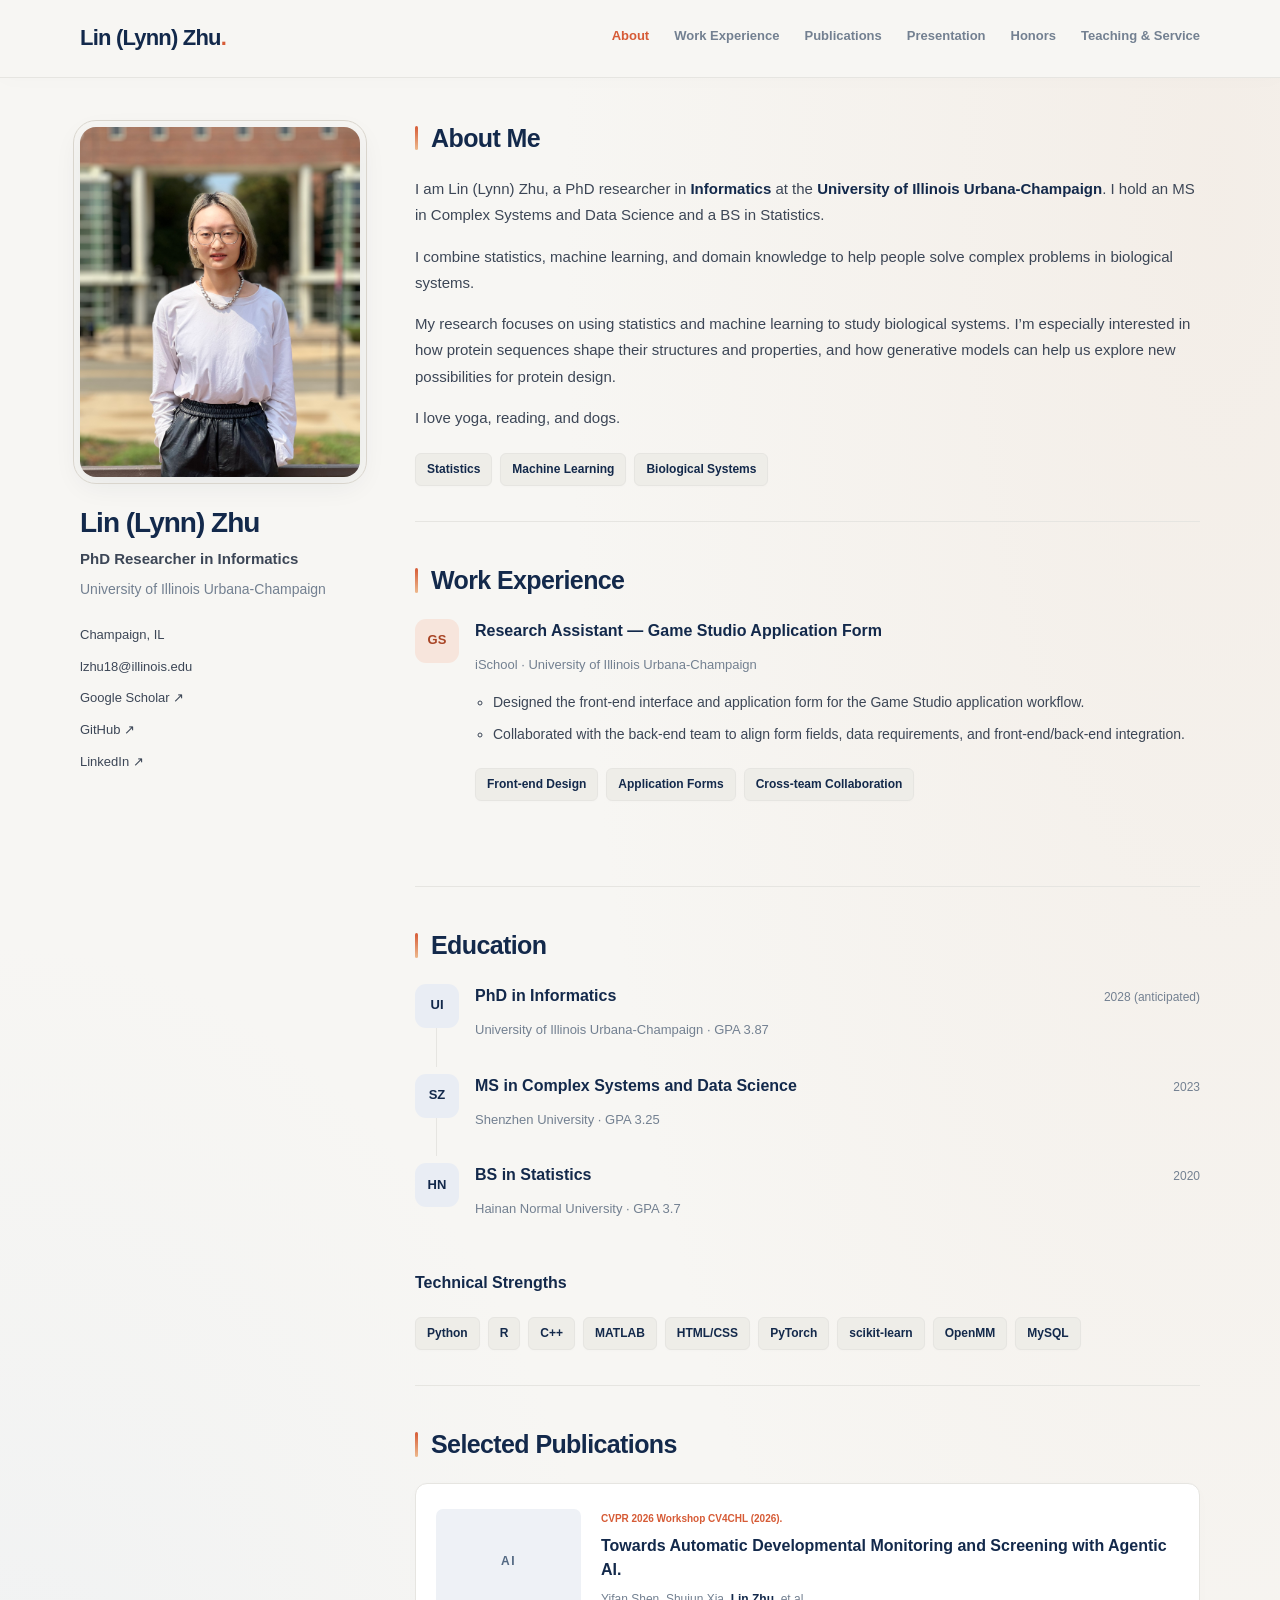
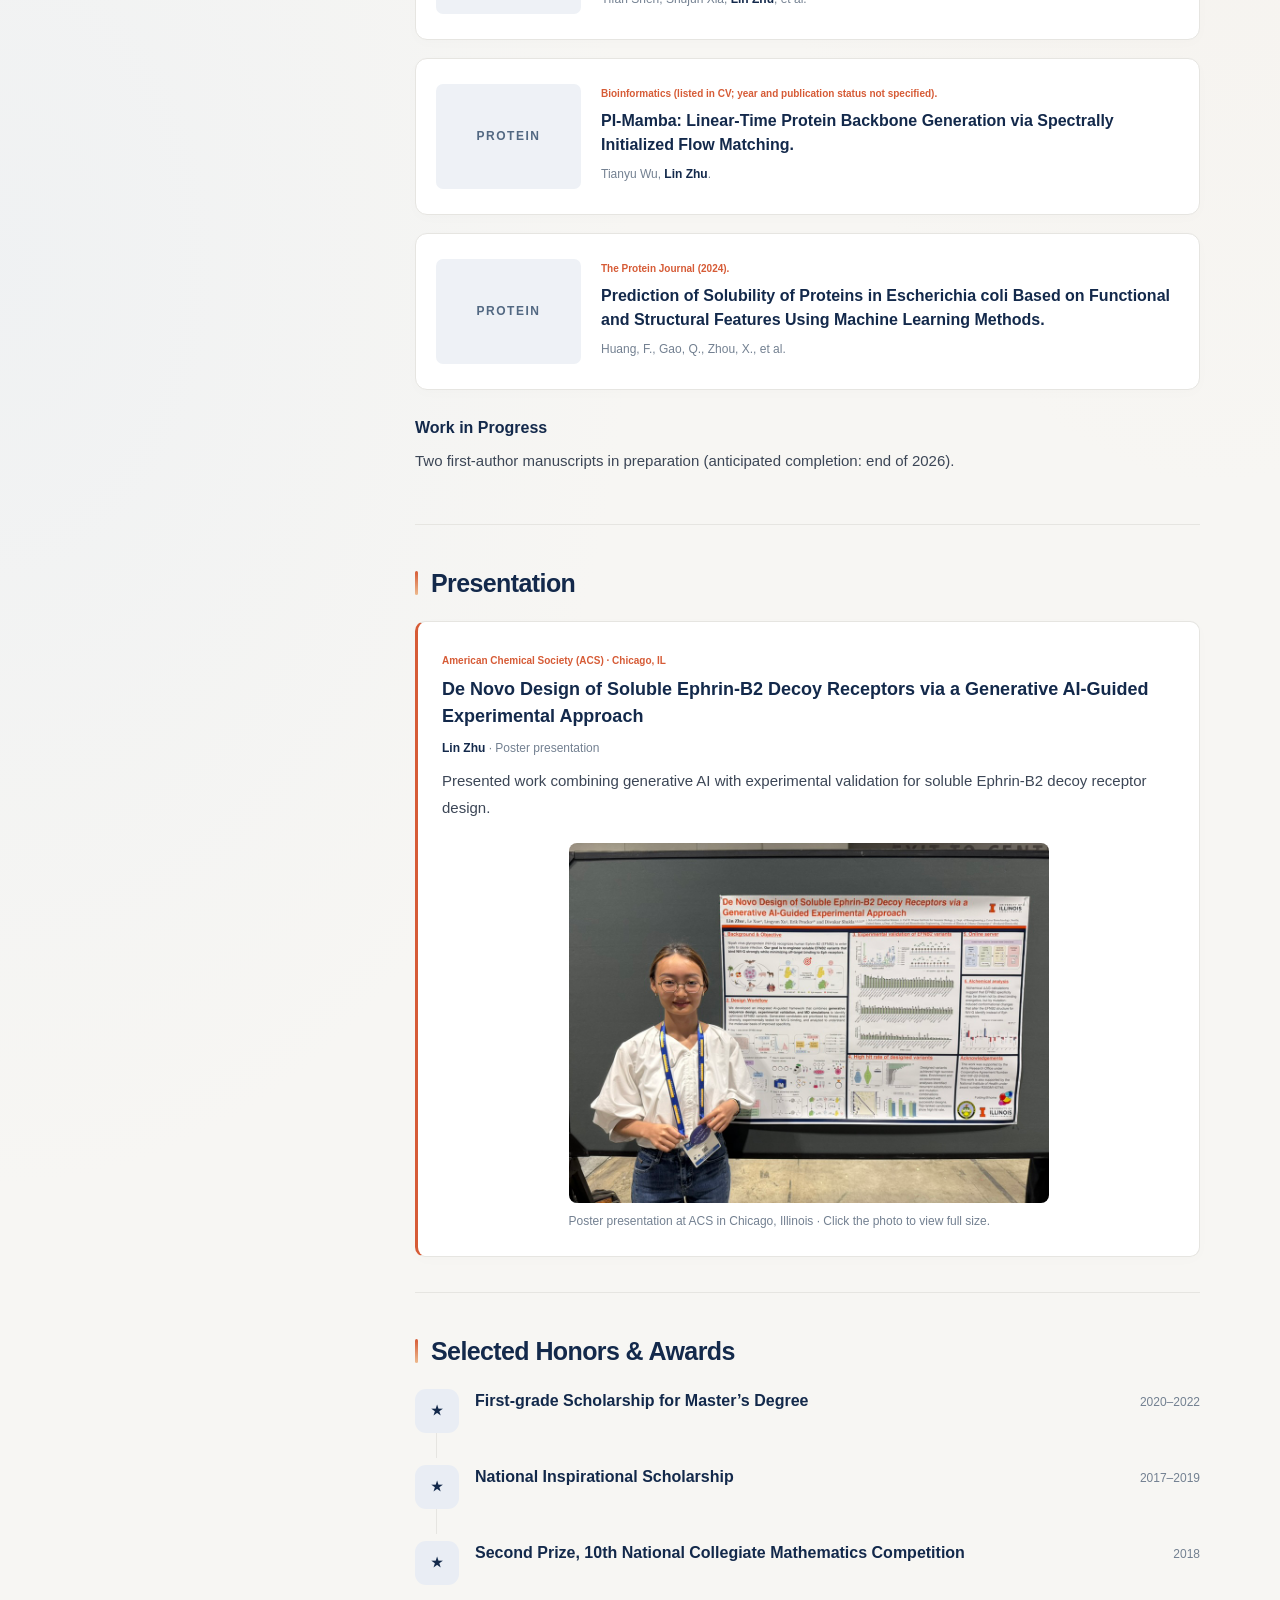
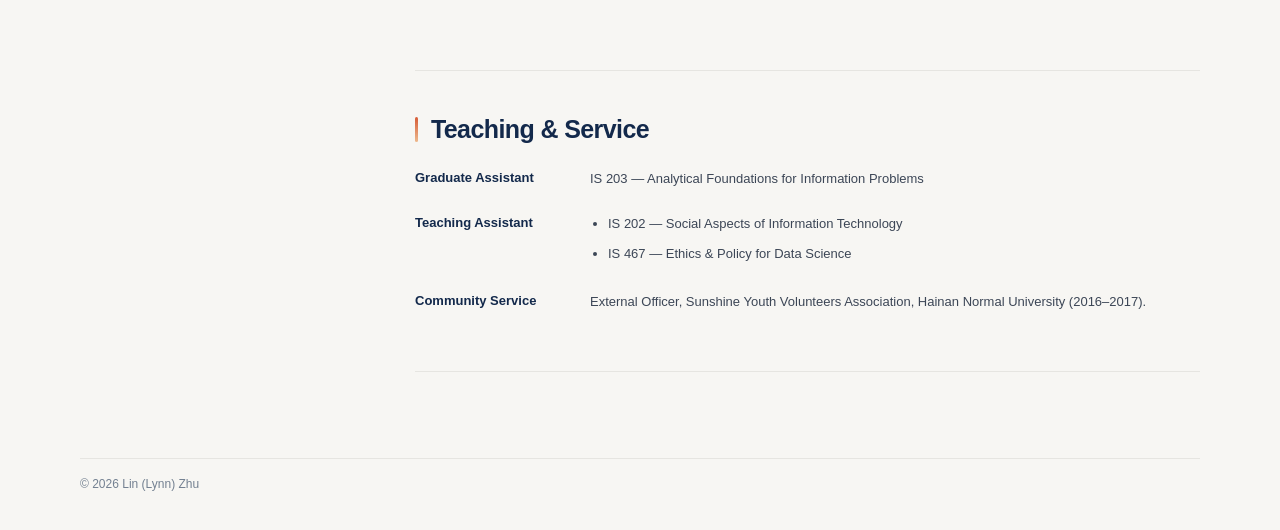
<file: index.html>
<!doctype html><html lang="en"><head><meta charset="utf-8"><meta name="viewport" content="width=device-width, initial-scale=1"><title>Lin (Lynn) Zhu</title><meta name="description" content="Lin (Lynn) Zhu — PhD researcher in Informatics at UIUC. I combine statistics, machine learning, and domain knowledge to help people solve complex problems in biological systems."><link rel="canonical" href="https://lyn-666.github.io/"><meta name="theme-color" content="#f7f6f3"><link rel="stylesheet" href="static/style.css"></head><body>
<a class="skip-link" href="#about">Skip to content</a>
<header class="nav"><div class="nav-inner"><a class="brand" href="#about">Lin (Lynn) Zhu<span>.</span></a><nav aria-label="Sections"><ul class="nav-links"><li><a href="#about">About</a></li><li><a href="#experience">Work Experience</a></li><li><a href="#publications">Publications</a></li><li><a href="#presentations">Presentation</a></li><li><a href="#honors">Honors</a></li><li><a href="#service">Teaching & Service</a></li></ul></nav></div></header><div class="layout"><aside class="profile"><img class="avatar" src="static/images/selfpic.jpg?v=20261118" alt="Photo of Lin (Lynn) Zhu"><h1>Lin (Lynn) Zhu</h1><p class="role">PhD Researcher in Informatics</p><p class="affil">University of Illinois Urbana-Champaign</p><ul class="contact"><li>Champaign, IL</li><li><a href="mailto:lzhu18@illinois.edu">lzhu18@illinois.edu</a></li><li><a href="https://scholar.google.com/citations?user=OHUmhqQAAAAJ&amp;hl=en">Google Scholar ↗</a></li><li><a href="https://github.com/Lyn-666">GitHub ↗</a></li><li><a href="https://www.linkedin.com/in/lin-zhu-431a80212">LinkedIn ↗</a></li></ul></aside><main>
<section class="section" id="about"><h2>About Me</h2><div class="prose"><p>I am Lin (Lynn) Zhu, a PhD researcher in <strong>Informatics</strong> at the <strong>University of Illinois Urbana-Champaign</strong>. I hold an MS in Complex Systems and Data Science and a BS in Statistics.</p><p>I combine statistics, machine learning, and domain knowledge to help people solve complex problems in biological systems.</p><p>My research focuses on using statistics and machine learning to study biological systems. I’m especially interested in how protein sequences shape their structures and properties, and how generative models can help us explore new possibilities for protein design.</p><p>I love yoga, reading, and dogs.</p></div><div class="chips" aria-label="Research interests"><span class="chip">Statistics</span><span class="chip">Machine Learning</span><span class="chip">Biological Systems</span></div></section><section class="section" id="experience"><h2>Work Experience</h2><ol class="timeline"><li class="tl-item"><span class="tl-logo studio" aria-hidden="true">GS</span><div><div class="tl-head"><h3>Research Assistant — Game Studio Application Form</h3></div><p class="tl-org">iSchool · University of Illinois Urbana-Champaign</p><ul class="tl-points"><li>Designed the front-end interface and application form for the Game Studio application workflow.</li><li>Collaborated with the back-end team to align form fields, data requirements, and front-end/back-end integration.</li></ul><div class="chips"><span class="chip">Front-end Design</span><span class="chip">Application Forms</span><span class="chip">Cross-team Collaboration</span></div></div></li></ol></section><section class="section" id="education"><h2>Education</h2><ol class="timeline"><li class="tl-item"><span class="tl-logo" aria-hidden="true">UI</span><div><div class="tl-head"><h3>PhD in Informatics</h3><span class="tl-date">2028 (anticipated)</span></div><p class="tl-org">University of Illinois Urbana-Champaign · GPA 3.87</p></div></li><li class="tl-item"><span class="tl-logo" aria-hidden="true">SZ</span><div><div class="tl-head"><h3>MS in Complex Systems and Data Science</h3><span class="tl-date">2023</span></div><p class="tl-org">Shenzhen University · GPA 3.25</p></div></li><li class="tl-item"><span class="tl-logo" aria-hidden="true">HN</span><div><div class="tl-head"><h3>BS in Statistics</h3><span class="tl-date">2020</span></div><p class="tl-org">Hainan Normal University · GPA 3.7</p></div></li></ol><h3>Technical Strengths</h3><div class="chips"><span class="chip">Python</span><span class="chip">R</span><span class="chip">C++</span><span class="chip">MATLAB</span><span class="chip">HTML/CSS</span><span class="chip">PyTorch</span><span class="chip">scikit-learn</span><span class="chip">OpenMM</span><span class="chip">MySQL</span></div></section><section class="section" id="publications"><h2>Selected Publications</h2><div class="pub-list"><article class="pub"><div class="pub-thumb text-thumb" aria-hidden="true">AI</div><div class="pub-body"><span class="venue">CVPR 2026 Workshop CV4CHL (2026).</span><h3 class="pub-title">Towards Automatic Developmental Monitoring and Screening with Agentic AI.</h3><p class="authors">Yifan Shen, Shujun Xia, <span class="me">Lin Zhu</span>, et al.</p></div></article><article class="pub"><div class="pub-thumb text-thumb" aria-hidden="true">PROTEIN</div><div class="pub-body"><span class="venue">Bioinformatics (listed in CV; year and publication status not specified).</span><h3 class="pub-title">PI-Mamba: Linear-Time Protein Backbone Generation via Spectrally Initialized Flow Matching.</h3><p class="authors">Tianyu Wu, <span class="me">Lin Zhu</span>.</p></div></article><article class="pub"><div class="pub-thumb text-thumb" aria-hidden="true">PROTEIN</div><div class="pub-body"><span class="venue">The Protein Journal (2024).</span><h3 class="pub-title">Prediction of Solubility of Proteins in Escherichia coli Based on Functional and Structural Features Using Machine Learning Methods.</h3><p class="authors">Huang, F., Gao, Q., Zhou, X., et al.</p></div></article></div><h3>Work in Progress</h3><p>Two first-author manuscripts in preparation (anticipated completion: end of 2026).</p></section><section class="section" id="presentations"><h2>Presentation</h2><article class="poster-card"><span class="venue">American Chemical Society (ACS) · Chicago, IL</span><h3>De Novo Design of Soluble Ephrin-B2 Decoy Receptors via a Generative AI-Guided Experimental Approach</h3><p class="authors"><span class="me">Lin Zhu</span> · Poster presentation</p><p>Presented work combining generative AI with experimental validation for soluble Ephrin-B2 decoy receptor design.</p><figure class="poster-photo"><a href="static/images/acs-poster.jpg" target="_blank" rel="noopener" aria-label="View full-size ACS poster presentation photo"><img src="static/images/acs-poster.jpg" alt="Lin Zhu presenting the Ephrin-B2 decoy receptor design poster at ACS" loading="lazy" width="1024" height="768"></a><figcaption>Poster presentation at ACS in Chicago, Illinois · Click the photo to view full size.</figcaption></figure></article></section><section class="section" id="honors"><h2>Selected Honors &amp; Awards</h2><ol class="timeline"><li class="tl-item"><span class="tl-logo" aria-hidden="true">★</span><div><div class="tl-head"><h3>First-grade Scholarship for Master’s Degree</h3><span class="tl-date">2020–2022</span></div><p class="tl-org"></p></div></li><li class="tl-item"><span class="tl-logo" aria-hidden="true">★</span><div><div class="tl-head"><h3>National Inspirational Scholarship</h3><span class="tl-date">2017–2019</span></div><p class="tl-org"></p></div></li><li class="tl-item"><span class="tl-logo" aria-hidden="true">★</span><div><div class="tl-head"><h3>Second Prize, 10th National Collegiate Mathematics Competition</h3><span class="tl-date">2018</span></div><p class="tl-org"></p></div></li></ol></section><section class="section" id="service"><h2>Teaching &amp; Service</h2><div class="service-row"><h3>Graduate Assistant</h3><p>IS 203 — Analytical Foundations for Information Problems</p></div><div class="service-row"><h3>Teaching Assistant</h3><ul><li>IS 202 — Social Aspects of Information Technology</li><li>IS 467 — Ethics &amp; Policy for Data Science</li></ul></div><div class="service-row"><h3>Community Service</h3><p>External Officer, Sunshine Youth Volunteers Association, Hainan Normal University (2016–2017).</p></div></section></main></div><footer class="footer">© <span id="year"></span> Lin (Lynn) Zhu</footer><script defer src="static/nav.js"></script></body></html>
</file>
<file: static/style.css>
:root{--bg:#f7f6f3;--card:#fff;--ink:#13294b;--text:#3c4656;--muted:#738091;--accent:#d65b36;--border:#e6e5e1}*{box-sizing:border-box}html{scroll-behavior:smooth;scroll-padding-top:100px}body{margin:0;background:var(--bg);color:var(--text);font:15px/1.75 Inter,-apple-system,BlinkMacSystemFont,"Segoe UI",sans-serif}a{color:var(--accent);text-decoration:none}a:hover{text-decoration:underline}a:focus-visible{outline:3px solid var(--accent);outline-offset:5px}.nav{position:sticky;top:0;background:var(--bg);border-bottom:1px solid var(--border);z-index:10}.nav-inner{max-width:1180px;margin:auto;padding:19px 30px;display:flex;align-items:center;justify-content:space-between;gap:24px}.brand{font-size:22px;font-weight:800;color:var(--ink);letter-spacing:-.8px}.brand span{color:var(--accent)}.nav-links{display:flex;gap:25px;list-style:none;margin:0;padding:0}.nav-links a{color:var(--muted);font-weight:600;font-size:13px}.nav-links a.active,.nav-links a:hover{color:var(--accent)}.layout{max-width:1180px;margin:44px auto;padding:0 30px;display:grid;grid-template-columns:290px minmax(0,1fr);gap:45px}.profile{position:sticky;top:110px;align-self:start}.avatar{width:280px;height:350px;object-fit:cover;border-radius:16px;box-shadow:0 8px 28px #13294b12}.profile h1{font-size:28px;color:var(--ink);letter-spacing:-1px;margin:20px 0 5px;line-height:1.3}.role{font-weight:600;margin:0 0 5px}.affil{font-size:14px;color:var(--muted);margin:0 0 22px}.contact{list-style:none;padding:0;font-size:13px}.contact li{margin:9px 0}.contact a{color:var(--text)}main{min-width:0}.section{margin-bottom:42px;padding-bottom:35px;border-bottom:1px solid var(--border)}h2{color:var(--ink);font-size:25px;letter-spacing:-.6px;margin:0 0 22px;line-height:1.3}h3{color:var(--ink);font-size:16px;line-height:1.5;margin:0 0 8px}p{margin:0 0 15px}strong{color:var(--ink);font-weight:650}.chips{display:flex;flex-wrap:wrap;gap:8px;margin-top:22px}.chip{font-size:12px;font-weight:600;padding:5px 11px;background:#eeede8;border:1px solid var(--border);border-radius:6px;color:var(--ink)}.timeline{list-style:none;margin:0 0 25px;padding:0}.tl-item{display:grid;grid-template-columns:44px minmax(0,1fr);gap:16px;padding:0 0 25px;position:relative}.tl-item:not(:last-child):before{content:"";position:absolute;width:1px;background:var(--border);left:21px;top:44px;bottom:0}.tl-logo{display:grid;place-items:center;width:44px;height:44px;border-radius:11px;background:#e9edf4;color:var(--ink);font-size:13px;font-weight:800}.tl-head{display:flex;justify-content:space-between;gap:14px;align-items:baseline}.tl-date{white-space:nowrap;font-size:12px;color:var(--muted)}.tl-org{font-size:13px;color:var(--muted);margin:3px 0 0}.pub-list{display:grid;gap:18px;margin-bottom:26px}.pub{display:grid;grid-template-columns:145px minmax(0,1fr);gap:20px;padding:20px;background:var(--card);border:1px solid var(--border);border-radius:12px}.pub-thumb{align-self:center;overflow:hidden;border-radius:7px}.pub-thumb img{display:block;width:100%;height:105px;object-fit:contain;background:#fff}.text-thumb{height:105px;background:#eef1f6;color:#526882;display:grid;place-items:center;font-size:12px;font-weight:700;letter-spacing:1.5px}.venue{display:inline-block;font-size:10px;line-height:1.5;font-weight:700;color:var(--accent);margin-bottom:8px}.pub-title{font-size:16px;margin:0 0 7px}.authors{font-size:12px;color:var(--muted);margin:0 0 9px}.me{font-weight:750;color:var(--ink)}.btn{display:inline-block;border:1px solid var(--border);border-radius:5px;padding:2px 10px;font-size:11px;font-weight:600;color:var(--ink)}.btn:hover{border-color:var(--accent);color:var(--accent)}li{margin-bottom:7px}.service-row{display:grid;grid-template-columns:160px minmax(0,1fr);gap:15px;margin:18px 0}.service-row h3{font-size:13px}.service-row p,.service-row ul{font-size:13px;margin:0}.service-row ul{padding-left:18px}.footer{max-width:1120px;margin:0 auto;padding:15px 0 35px;color:var(--muted);font-size:12px}.skip-link{position:absolute;top:-100px;background:#fff;padding:10px;z-index:30}.skip-link:focus{top:0}body>main{max-width:850px;margin:40px auto;padding:0 25px}body>main section{margin-bottom:35px}body>main .row{display:block}body>main .course-col{margin-bottom:20px}.navbar .nav_list{display:flex;gap:20px;list-style:none;padding:20px;flex-wrap:wrap}.mobile-toggle{display:none}img{max-width:100%}@media(max-width:850px){.nav-inner{flex-direction:column;align-items:flex-start;gap:12px;padding:15px 22px}.nav-links{gap:18px;flex-wrap:wrap}.layout{grid-template-columns:230px minmax(0,1fr);gap:25px;padding:0 22px}.avatar{width:220px;height:275px}.profile h1{font-size:24px}.pub{grid-template-columns:1fr}.pub-thumb{max-width:200px}.tl-head{display:block}.footer{padding:20px 22px}}@media(max-width:600px){.layout{display:block;margin-top:28px}.profile{position:static;border-bottom:1px solid var(--border);padding-bottom:22px;margin-bottom:30px}.avatar{width:200px;height:250px}.contact{display:flex;flex-wrap:wrap;gap:0 18px}.profile h1{font-size:27px}.nav-links{gap:13px}.nav-links a{font-size:12px}.section{margin-bottom:28px;padding-bottom:25px}.pub{grid-template-columns:90px minmax(0,1fr);padding:14px;gap:13px}.pub-thumb img,.text-thumb{height:80px}.pub-title{font-size:14px}.service-row{grid-template-columns:1fr;gap:4px}.tl-date{white-space:normal}h2{font-size:23px}}@media(prefers-reduced-motion:reduce){html{scroll-behavior:auto}}

/* Subtle accents inspired by computational structures. */
body{background-image:radial-gradient(ellipse at 95% 5%,#eddfd35c,transparent 38%),radial-gradient(ellipse at 0% 50%,#dde6f24a,transparent 35%)}
.nav{box-shadow:0 3px 18px #13294b04}.brand span{display:inline-block}.avatar{outline:1px solid #d9d5cd;outline-offset:6px}.profile{padding-top:5px}.eyebrow{font-size:10px;font-weight:750;letter-spacing:2px;color:var(--accent);margin:0 0 10px}.section h2{position:relative;padding-left:16px}.section h2:before{content:"";position:absolute;left:0;top:4px;bottom:4px;width:3px;background:linear-gradient(var(--accent),#edb98d);border-radius:3px}.chip{box-shadow:0 1px 2px #13294b04}.pub{box-shadow:0 3px 14px #13294b04;transition:box-shadow .18s ease,border-color .18s ease}.pub:hover{border-color:#d6b49f;box-shadow:0 7px 22px #13294b0b}.studio{background:#f7e5dc;color:#a84425}.tl-points{font-size:14px;margin:14px 0;padding-left:18px}.subsection-title{margin-top:26px}.footer{border-top:1px solid var(--border)}
@media(prefers-reduced-motion:reduce){.pub{transition:none}}

.poster-card{background:var(--card);border:1px solid var(--border);border-left:3px solid var(--accent);border-radius:10px;padding:24px;box-shadow:0 3px 14px #13294b04}.poster-card h3{font-size:18px}.poster-card p:last-child{font-size:14px;margin-bottom:0}

.poster-photo{max-width:480px;margin:22px auto 0}.poster-photo img{display:block;width:100%;height:auto;border-radius:8px}.poster-photo figcaption{font-size:12px;color:var(--muted);margin-top:8px}
</file>
